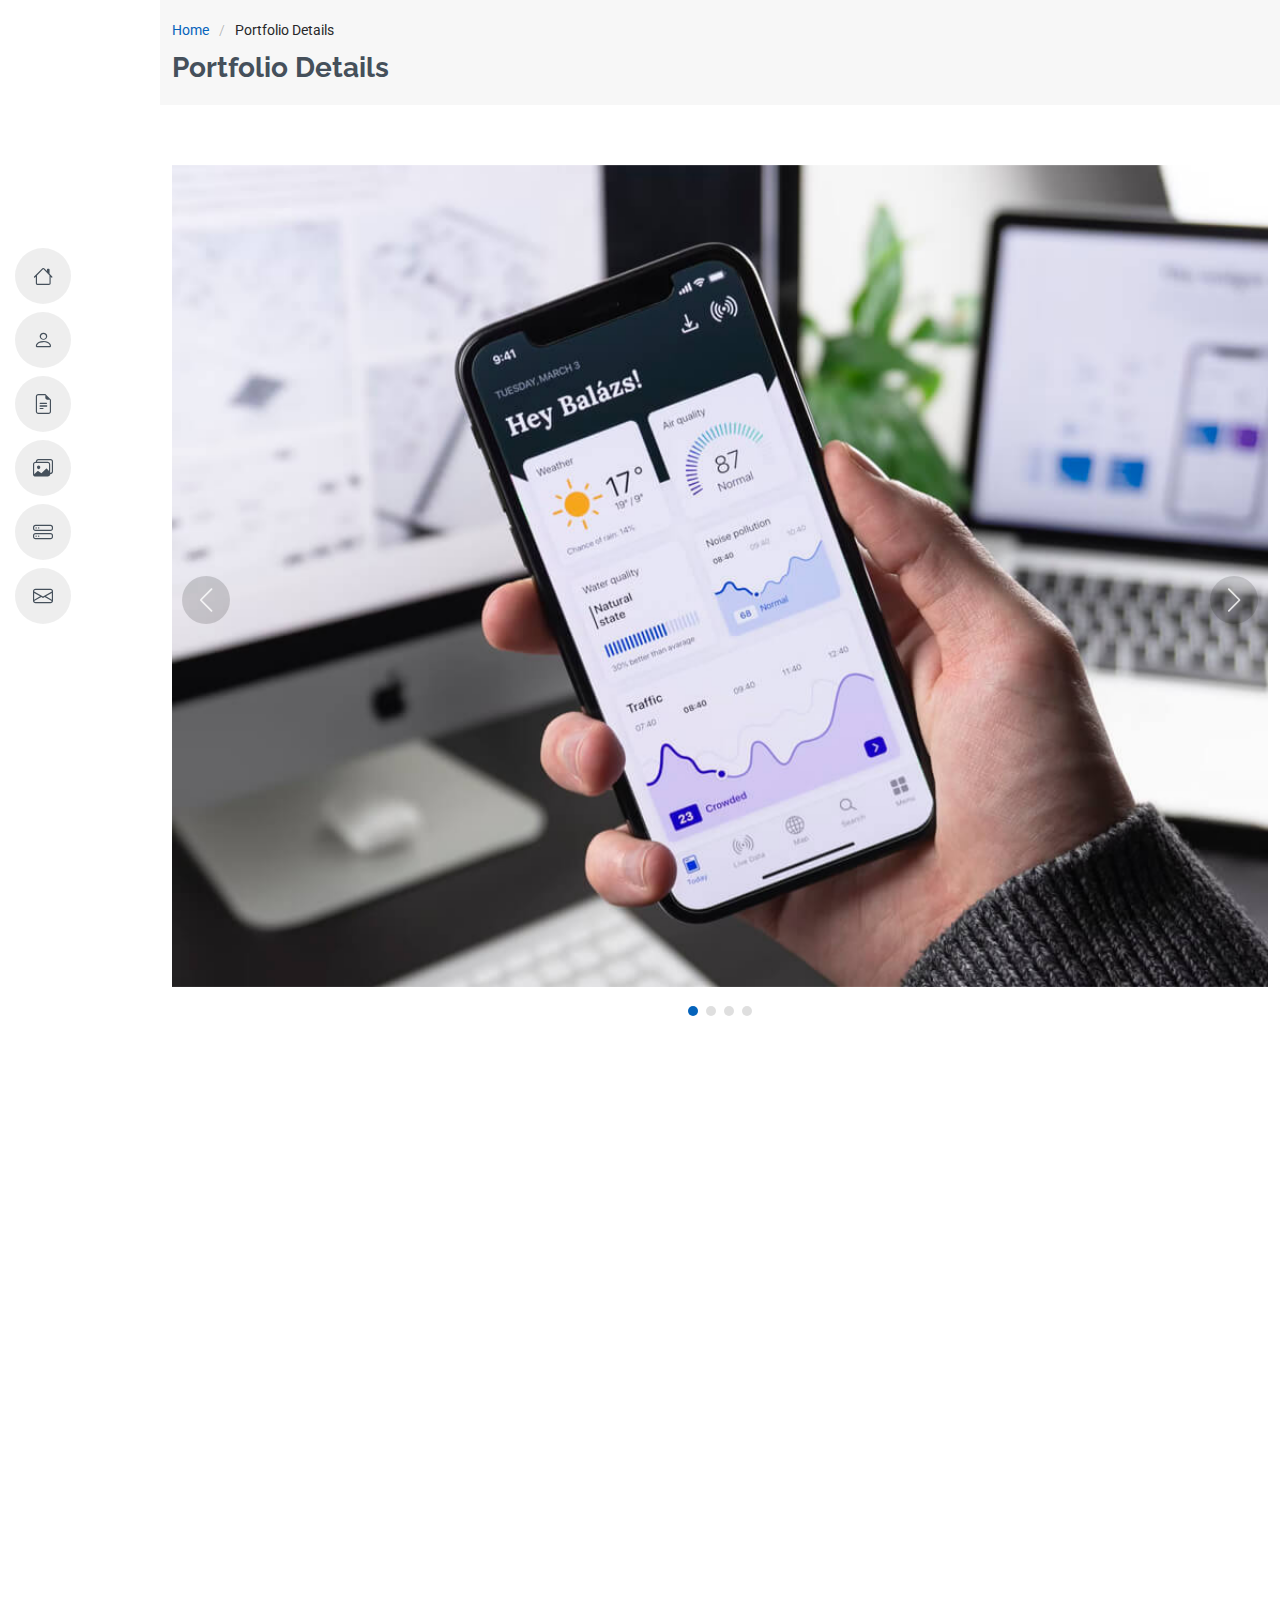
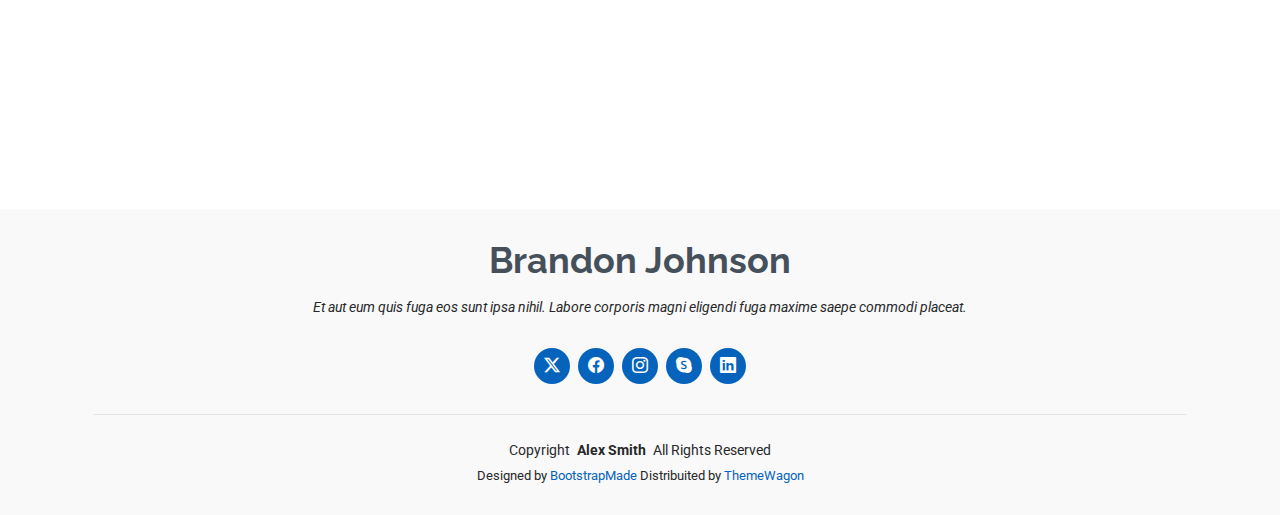
<file: portfolio-details.html>
<!DOCTYPE html>
<html lang="en">

<head>
  <meta charset="utf-8">
  <meta content="width=device-width, initial-scale=1.0" name="viewport">
  <title>Portfolio Details - MyResume Bootstrap Template</title>
  <meta content="" name="description">
  <meta content="" name="keywords">

  <!-- Favicons -->
  <link href="assets/img/favicon.png" rel="icon">
  <link href="assets/img/apple-touch-icon.png" rel="apple-touch-icon">

  <!-- Fonts -->
  <link href="https://fonts.googleapis.com" rel="preconnect">
  <link href="https://fonts.gstatic.com" rel="preconnect" crossorigin>
  <link href="https://fonts.googleapis.com/css2?family=Roboto:ital,wght@0,100;0,300;0,400;0,500;0,700;0,900;1,100;1,300;1,400;1,500;1,700;1,900&family=Poppins:ital,wght@0,100;0,200;0,300;0,400;0,500;0,600;0,700;0,800;0,900;1,100;1,200;1,300;1,400;1,500;1,600;1,700;1,800;1,900&family=Raleway:ital,wght@0,100;0,200;0,300;0,400;0,500;0,600;0,700;0,800;0,900;1,100;1,200;1,300;1,400;1,500;1,600;1,700;1,800;1,900&display=swap" rel="stylesheet">

  <!-- Vendor CSS Files -->
  <link href="assets/vendor/bootstrap/css/bootstrap.min.css" rel="stylesheet">
  <link href="assets/vendor/bootstrap-icons/bootstrap-icons.css" rel="stylesheet">
  <link href="assets/vendor/aos/aos.css" rel="stylesheet">
  <link href="assets/vendor/glightbox/css/glightbox.min.css" rel="stylesheet">
  <link href="assets/vendor/swiper/swiper-bundle.min.css" rel="stylesheet">

  <!-- Main CSS File -->
  <link href="assets/css/main.css" rel="stylesheet">

  <!-- =======================================================
  * Template Name: MyResume
  * Template URL: https://bootstrapmade.com/free-html-bootstrap-template-my-resume/
  * Updated: Jun 29 2024 with Bootstrap v5.3.3
  * Author: BootstrapMade.com
  * License: https://bootstrapmade.com/license/
  ======================================================== -->
</head>

<body class="portfolio-details-page">

  <header id="header" class="header d-flex flex-column justify-content-center">

    <i class="header-toggle d-xl-none bi bi-list"></i>

    <nav id="navmenu" class="navmenu">
      <ul>
        <li><a href="#hero"><i class="bi bi-house navicon"></i><span>Home</span></a></li>
        <li><a href="#about"><i class="bi bi-person navicon"></i><span>About</span></a></li>
        <li><a href="#resume"><i class="bi bi-file-earmark-text navicon"></i><span>Resume</span></a></li>
        <li><a href="#portfolio"><i class="bi bi-images navicon"></i><span>Portfolio</span></a></li>
        <li><a href="#services"><i class="bi bi-hdd-stack navicon"></i><span>Services</span></a></li>
        <li><a href="#contact"><i class="bi bi-envelope navicon"></i><span>Contact</span></a></li>
      </ul>
    </nav>

  </header>

  <main class="main">

    <!-- Page Title -->
    <div class="page-title" data-aos="fade">
      <div class="container">
        <nav class="breadcrumbs">
          <ol>
            <li><a href="index.html">Home</a></li>
            <li class="current">Portfolio Details</li>
          </ol>
        </nav>
        <h1>Portfolio Details</h1>
      </div>
    </div><!-- End Page Title -->

    <!-- Portfolio Details Section -->
    <section id="portfolio-details" class="portfolio-details section">

      <div class="container" data-aos="fade-up">

        <div class="portfolio-details-slider swiper init-swiper">
          <script type="application/json" class="swiper-config">
            {
              "loop": true,
              "speed": 600,
              "autoplay": {
                "delay": 5000
              },
              "slidesPerView": "auto",
              "navigation": {
                "nextEl": ".swiper-button-next",
                "prevEl": ".swiper-button-prev"
              },
              "pagination": {
                "el": ".swiper-pagination",
                "type": "bullets",
                "clickable": true
              }
            }
          </script>
          <div class="swiper-wrapper align-items-center">

            <div class="swiper-slide">
              <img src="assets/img/portfolio/app-1.jpg" alt="">
            </div>

            <div class="swiper-slide">
              <img src="assets/img/portfolio/product-1.jpg" alt="">
            </div>

            <div class="swiper-slide">
              <img src="assets/img/portfolio/branding-1.jpg" alt="">
            </div>

            <div class="swiper-slide">
              <img src="assets/img/portfolio/books-1.jpg" alt="">
            </div>

          </div>
          <div class="swiper-button-prev"></div>
          <div class="swiper-button-next"></div>
          <div class="swiper-pagination"></div>
        </div>

        <div class="row justify-content-between gy-4 mt-4">

          <div class="col-lg-8" data-aos="fade-up">
            <div class="portfolio-description">
              <h2>This is an example of portfolio details</h2>
              <p>
                Autem ipsum nam porro corporis rerum. Quis eos dolorem eos itaque inventore commodi labore quia quia. Exercitationem repudiandae officiis neque suscipit non officia eaque itaque enim. Voluptatem officia accusantium nesciunt est omnis tempora consectetur dignissimos. Sequi nulla at esse enim cum deserunt eius.
              </p>
              <p>
                Amet consequatur qui dolore veniam voluptatem voluptatem sit. Non aspernatur atque natus ut cum nam et. Praesentium error dolores rerum minus sequi quia veritatis eum. Eos et doloribus doloremque nesciunt molestiae laboriosam.
              </p>

              <div class="testimonial-item">
                <p>
                  <i class="bi bi-quote quote-icon-left"></i>
                  <span>Export tempor illum tamen malis malis eram quae irure esse labore quem cillum quid cillum eram malis quorum velit fore eram velit sunt aliqua noster fugiat irure amet legam anim culpa.</span>
                  <i class="bi bi-quote quote-icon-right"></i>
                </p>
                <div>
                  <img src="assets/img/testimonials/testimonials-2.jpg" class="testimonial-img" alt="">
                  <h3>Sara Wilsson</h3>
                  <h4>Designer</h4>
                </div>
              </div>

              <p>
                Impedit ipsum quae et aliquid doloribus et voluptatem quasi. Perspiciatis occaecati earum et magnam animi. Quibusdam non qui ea vitae suscipit vitae sunt. Repudiandae incidunt cumque minus deserunt assumenda tempore. Delectus voluptas necessitatibus est.
              </p>

              <p>
                Sunt voluptatum sapiente facilis quo odio aut ipsum repellat debitis. Molestiae et autem libero. Explicabo et quod necessitatibus similique quis dolor eum. Numquam eaque praesentium rem et qui nesciunt.
              </p>

            </div>
          </div>

          <div class="col-lg-3" data-aos="fade-up" data-aos-delay="100">
            <div class="portfolio-info">
              <h3>Project information</h3>
              <ul>
                <li><strong>Category</strong> Web design</li>
                <li><strong>Client</strong> ASU Company</li>
                <li><strong>Project date</strong> 01 March, 2020</li>
                <li><strong>Project URL</strong> <a href="#">www.example.com</a></li>
                <li><a href="#" class="btn-visit align-self-start">Visit Website</a></li>
              </ul>
            </div>
          </div>

        </div>

      </div>

    </section><!-- /Portfolio Details Section -->

  </main>

  <footer id="footer" class="footer position-relative light-background">
    <div class="container">
      <h3 class="sitename">Brandon Johnson</h3>
      <p>Et aut eum quis fuga eos sunt ipsa nihil. Labore corporis magni eligendi fuga maxime saepe commodi placeat.</p>
      <div class="social-links d-flex justify-content-center">
        <a href=""><i class="bi bi-twitter-x"></i></a>
        <a href=""><i class="bi bi-facebook"></i></a>
        <a href=""><i class="bi bi-instagram"></i></a>
        <a href=""><i class="bi bi-skype"></i></a>
        <a href=""><i class="bi bi-linkedin"></i></a>
      </div>
      <div class="container">
        <div class="copyright">
          <span>Copyright</span> <strong class="px-1 sitename">Alex Smith</strong> <span>All Rights Reserved</span>
        </div>
        <div class="credits">
          <!-- All the links in the footer should remain intact. -->
          <!-- You can delete the links only if you've purchased the pro version. -->
          <!-- Licensing information: https://bootstrapmade.com/license/ -->
          <!-- Purchase the pro version with working PHP/AJAX contact form: [buy-url] -->
          Designed by <a href="https://bootstrapmade.com/">BootstrapMade</a> Distribuited by <a href="https://themewagon.com">ThemeWagon</a>
        </div>
      </div>
    </div>
  </footer>

  <!-- Scroll Top -->
  <a href="#" id="scroll-top" class="scroll-top d-flex align-items-center justify-content-center"><i class="bi bi-arrow-up-short"></i></a>

  <!-- Preloader -->
  <div id="preloader"></div>

  <!-- Vendor JS Files -->
  <script src="assets/vendor/bootstrap/js/bootstrap.bundle.min.js"></script>
  <script src="assets/vendor/php-email-form/validate.js"></script>
  <script src="assets/vendor/aos/aos.js"></script>
  <script src="assets/vendor/typed.js/typed.umd.js"></script>
  <script src="assets/vendor/purecounter/purecounter_vanilla.js"></script>
  <script src="assets/vendor/waypoints/noframework.waypoints.js"></script>
  <script src="assets/vendor/glightbox/js/glightbox.min.js"></script>
  <script src="assets/vendor/imagesloaded/imagesloaded.pkgd.min.js"></script>
  <script src="assets/vendor/isotope-layout/isotope.pkgd.min.js"></script>
  <script src="assets/vendor/swiper/swiper-bundle.min.js"></script>

  <!-- Main JS File -->
  <script src="assets/js/main.js"></script>

</body>

</html>
</file>
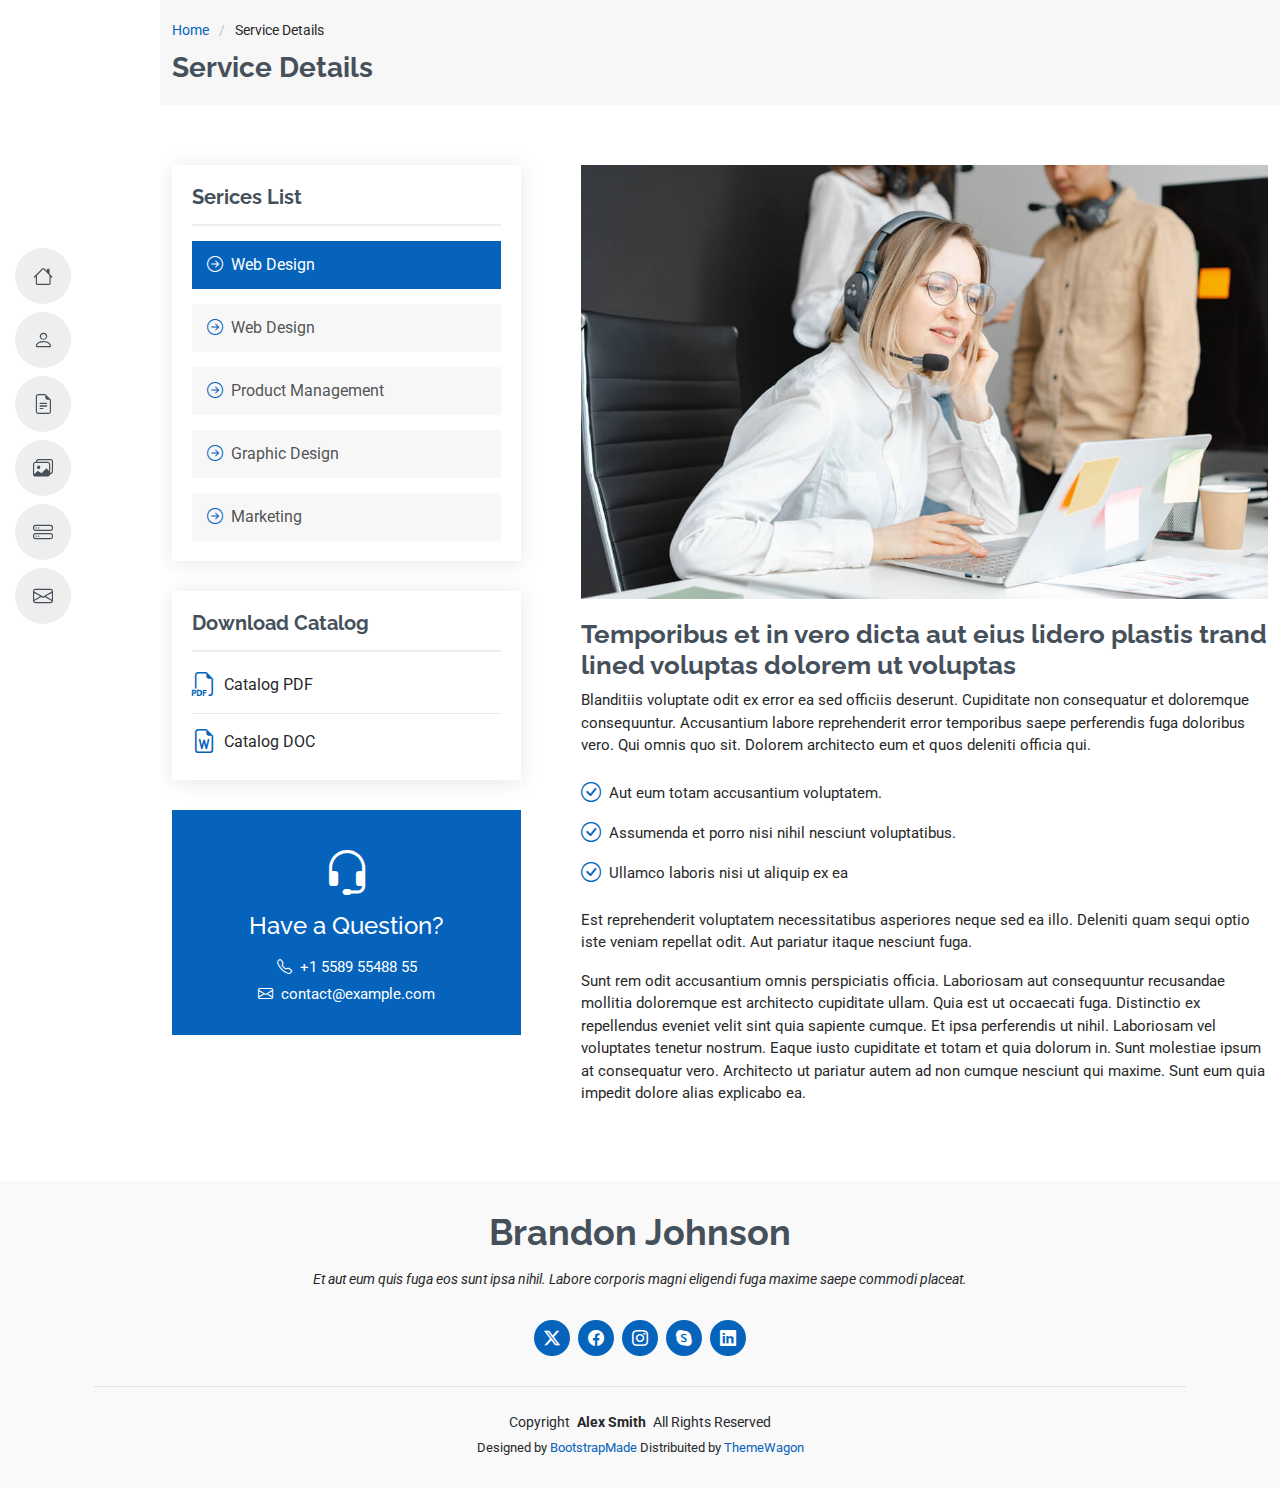
<file: service-details.html>
<!DOCTYPE html>
<html lang="en">

<head>
  <meta charset="utf-8">
  <meta content="width=device-width, initial-scale=1.0" name="viewport">
  <title>Service Details - MyResume Bootstrap Template</title>
  <meta content="" name="description">
  <meta content="" name="keywords">

  <!-- Favicons -->
  <link href="assets/img/favicon.png" rel="icon">
  <link href="assets/img/apple-touch-icon.png" rel="apple-touch-icon">

  <!-- Fonts -->
  <link href="https://fonts.googleapis.com" rel="preconnect">
  <link href="https://fonts.gstatic.com" rel="preconnect" crossorigin>
  <link href="https://fonts.googleapis.com/css2?family=Roboto:ital,wght@0,100;0,300;0,400;0,500;0,700;0,900;1,100;1,300;1,400;1,500;1,700;1,900&family=Poppins:ital,wght@0,100;0,200;0,300;0,400;0,500;0,600;0,700;0,800;0,900;1,100;1,200;1,300;1,400;1,500;1,600;1,700;1,800;1,900&family=Raleway:ital,wght@0,100;0,200;0,300;0,400;0,500;0,600;0,700;0,800;0,900;1,100;1,200;1,300;1,400;1,500;1,600;1,700;1,800;1,900&display=swap" rel="stylesheet">

  <!-- Vendor CSS Files -->
  <link href="assets/vendor/bootstrap/css/bootstrap.min.css" rel="stylesheet">
  <link href="assets/vendor/bootstrap-icons/bootstrap-icons.css" rel="stylesheet">
  <link href="assets/vendor/aos/aos.css" rel="stylesheet">
  <link href="assets/vendor/glightbox/css/glightbox.min.css" rel="stylesheet">
  <link href="assets/vendor/swiper/swiper-bundle.min.css" rel="stylesheet">

  <!-- Main CSS File -->
  <link href="assets/css/main.css" rel="stylesheet">

  <!-- =======================================================
  * Template Name: MyResume
  * Template URL: https://bootstrapmade.com/free-html-bootstrap-template-my-resume/
  * Updated: Jun 29 2024 with Bootstrap v5.3.3
  * Author: BootstrapMade.com
  * License: https://bootstrapmade.com/license/
  ======================================================== -->
</head>

<body class="service-details-page">

  <header id="header" class="header d-flex flex-column justify-content-center">

    <i class="header-toggle d-xl-none bi bi-list"></i>

    <nav id="navmenu" class="navmenu">
      <ul>
        <li><a href="#hero"><i class="bi bi-house navicon"></i><span>Home</span></a></li>
        <li><a href="#about"><i class="bi bi-person navicon"></i><span>About</span></a></li>
        <li><a href="#resume"><i class="bi bi-file-earmark-text navicon"></i><span>Resume</span></a></li>
        <li><a href="#portfolio"><i class="bi bi-images navicon"></i><span>Portfolio</span></a></li>
        <li><a href="#services"><i class="bi bi-hdd-stack navicon"></i><span>Services</span></a></li>
        <li><a href="#contact"><i class="bi bi-envelope navicon"></i><span>Contact</span></a></li>
      </ul>
    </nav>

  </header>

  <main class="main">

    <!-- Page Title -->
    <div class="page-title" data-aos="fade">
      <div class="container">
        <nav class="breadcrumbs">
          <ol>
            <li><a href="index.html">Home</a></li>
            <li class="current">Service Details</li>
          </ol>
        </nav>
        <h1>Service Details</h1>
      </div>
    </div><!-- End Page Title -->

    <!-- Service Details Section -->
    <section id="service-details" class="service-details section">

      <div class="container">

        <div class="row gy-5">

          <div class="col-lg-4" data-aos="fade-up" data-aos-delay="100">

            <div class="service-box">
              <h4>Serices List</h4>
              <div class="services-list">
                <a href="#" class="active"><i class="bi bi-arrow-right-circle"></i><span>Web Design</span></a>
                <a href="#"><i class="bi bi-arrow-right-circle"></i><span>Web Design</span></a>
                <a href="#"><i class="bi bi-arrow-right-circle"></i><span>Product Management</span></a>
                <a href="#"><i class="bi bi-arrow-right-circle"></i><span>Graphic Design</span></a>
                <a href="#"><i class="bi bi-arrow-right-circle"></i><span>Marketing</span></a>
              </div>
            </div><!-- End Services List -->

            <div class="service-box">
              <h4>Download Catalog</h4>
              <div class="download-catalog">
                <a href="#"><i class="bi bi-filetype-pdf"></i><span>Catalog PDF</span></a>
                <a href="#"><i class="bi bi-file-earmark-word"></i><span>Catalog DOC</span></a>
              </div>
            </div><!-- End Services List -->

            <div class="help-box d-flex flex-column justify-content-center align-items-center">
              <i class="bi bi-headset help-icon"></i>
              <h4>Have a Question?</h4>
              <p class="d-flex align-items-center mt-2 mb-0"><i class="bi bi-telephone me-2"></i> <span>+1 5589 55488 55</span></p>
              <p class="d-flex align-items-center mt-1 mb-0"><i class="bi bi-envelope me-2"></i> <a href="mailto:contact@example.com">contact@example.com</a></p>
            </div>

          </div>

          <div class="col-lg-8 ps-lg-5" data-aos="fade-up" data-aos-delay="200">
            <img src="assets/img/services.jpg" alt="" class="img-fluid services-img">
            <h3>Temporibus et in vero dicta aut eius lidero plastis trand lined voluptas dolorem ut voluptas</h3>
            <p>
              Blanditiis voluptate odit ex error ea sed officiis deserunt. Cupiditate non consequatur et doloremque consequuntur. Accusantium labore reprehenderit error temporibus saepe perferendis fuga doloribus vero. Qui omnis quo sit. Dolorem architecto eum et quos deleniti officia qui.
            </p>
            <ul>
              <li><i class="bi bi-check-circle"></i> <span>Aut eum totam accusantium voluptatem.</span></li>
              <li><i class="bi bi-check-circle"></i> <span>Assumenda et porro nisi nihil nesciunt voluptatibus.</span></li>
              <li><i class="bi bi-check-circle"></i> <span>Ullamco laboris nisi ut aliquip ex ea</span></li>
            </ul>
            <p>
              Est reprehenderit voluptatem necessitatibus asperiores neque sed ea illo. Deleniti quam sequi optio iste veniam repellat odit. Aut pariatur itaque nesciunt fuga.
            </p>
            <p>
              Sunt rem odit accusantium omnis perspiciatis officia. Laboriosam aut consequuntur recusandae mollitia doloremque est architecto cupiditate ullam. Quia est ut occaecati fuga. Distinctio ex repellendus eveniet velit sint quia sapiente cumque. Et ipsa perferendis ut nihil. Laboriosam vel voluptates tenetur nostrum. Eaque iusto cupiditate et totam et quia dolorum in. Sunt molestiae ipsum at consequatur vero. Architecto ut pariatur autem ad non cumque nesciunt qui maxime. Sunt eum quia impedit dolore alias explicabo ea.
            </p>
          </div>

        </div>

      </div>

    </section><!-- /Service Details Section -->

  </main>

  <footer id="footer" class="footer position-relative light-background">
    <div class="container">
      <h3 class="sitename">Brandon Johnson</h3>
      <p>Et aut eum quis fuga eos sunt ipsa nihil. Labore corporis magni eligendi fuga maxime saepe commodi placeat.</p>
      <div class="social-links d-flex justify-content-center">
        <a href=""><i class="bi bi-twitter-x"></i></a>
        <a href=""><i class="bi bi-facebook"></i></a>
        <a href=""><i class="bi bi-instagram"></i></a>
        <a href=""><i class="bi bi-skype"></i></a>
        <a href=""><i class="bi bi-linkedin"></i></a>
      </div>
      <div class="container">
        <div class="copyright">
          <span>Copyright</span> <strong class="px-1 sitename">Alex Smith</strong> <span>All Rights Reserved</span>
        </div>
        <div class="credits">
          <!-- All the links in the footer should remain intact. -->
          <!-- You can delete the links only if you've purchased the pro version. -->
          <!-- Licensing information: https://bootstrapmade.com/license/ -->
          <!-- Purchase the pro version with working PHP/AJAX contact form: [buy-url] -->
          Designed by <a href="https://bootstrapmade.com/">BootstrapMade</a> Distribuited by <a href="https://themewagon.com">ThemeWagon</a>
        </div>
      </div>
    </div>
  </footer>

  <!-- Scroll Top -->
  <a href="#" id="scroll-top" class="scroll-top d-flex align-items-center justify-content-center"><i class="bi bi-arrow-up-short"></i></a>

  <!-- Preloader -->
  <div id="preloader"></div>

  <!-- Vendor JS Files -->
  <script src="assets/vendor/bootstrap/js/bootstrap.bundle.min.js"></script>
  <script src="assets/vendor/php-email-form/validate.js"></script>
  <script src="assets/vendor/aos/aos.js"></script>
  <script src="assets/vendor/typed.js/typed.umd.js"></script>
  <script src="assets/vendor/purecounter/purecounter_vanilla.js"></script>
  <script src="assets/vendor/waypoints/noframework.waypoints.js"></script>
  <script src="assets/vendor/glightbox/js/glightbox.min.js"></script>
  <script src="assets/vendor/imagesloaded/imagesloaded.pkgd.min.js"></script>
  <script src="assets/vendor/isotope-layout/isotope.pkgd.min.js"></script>
  <script src="assets/vendor/swiper/swiper-bundle.min.js"></script>

  <!-- Main JS File -->
  <script src="assets/js/main.js"></script>

</body>

</html>
</file>
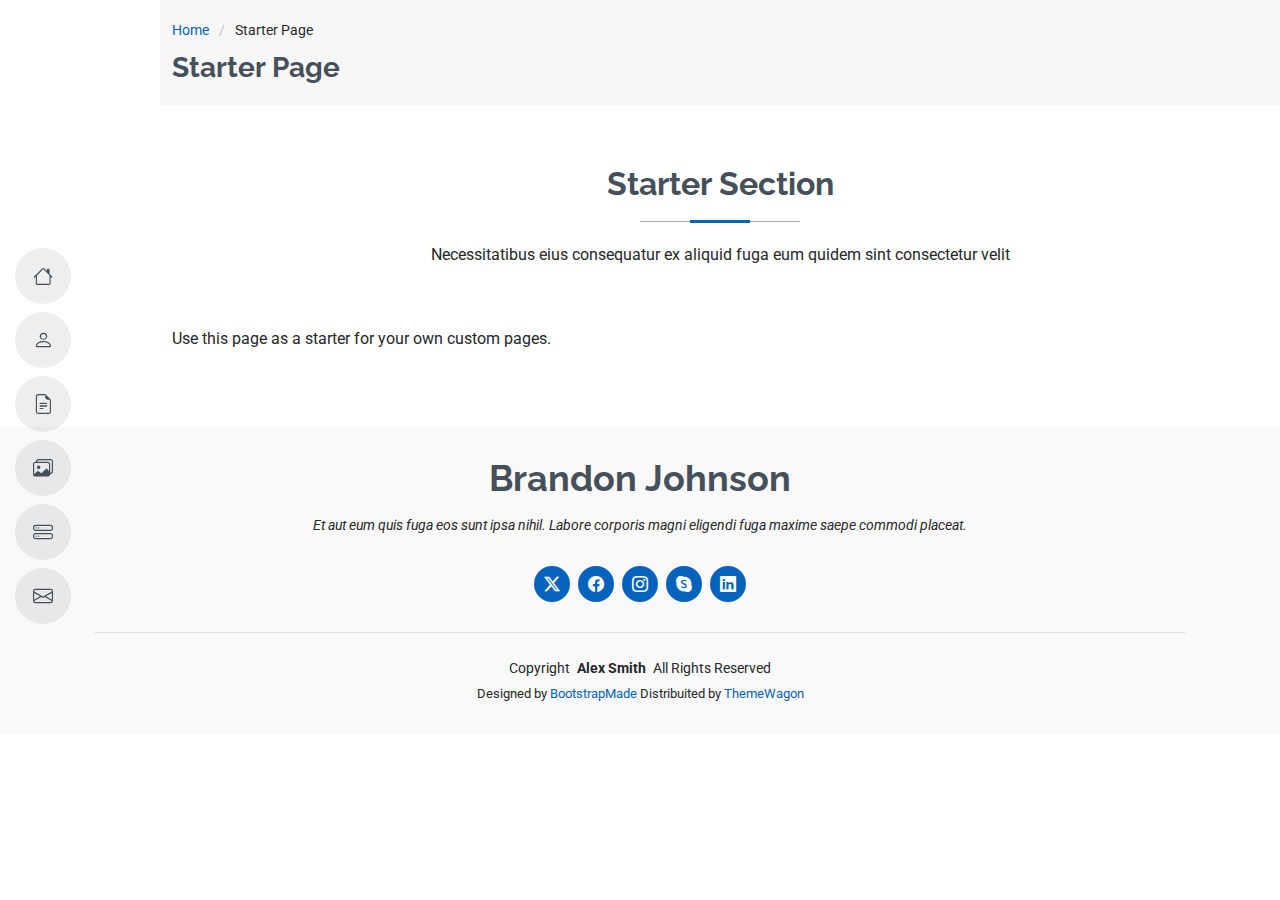
<file: starter-page.html>
<!DOCTYPE html>
<html lang="en">

<head>
  <meta charset="utf-8">
  <meta content="width=device-width, initial-scale=1.0" name="viewport">
  <title>Starter Page - MyResume Bootstrap Template</title>
  <meta content="" name="description">
  <meta content="" name="keywords">

  <!-- Favicons -->
  <link href="assets/img/favicon.png" rel="icon">
  <link href="assets/img/apple-touch-icon.png" rel="apple-touch-icon">

  <!-- Fonts -->
  <link href="https://fonts.googleapis.com" rel="preconnect">
  <link href="https://fonts.gstatic.com" rel="preconnect" crossorigin>
  <link href="https://fonts.googleapis.com/css2?family=Roboto:ital,wght@0,100;0,300;0,400;0,500;0,700;0,900;1,100;1,300;1,400;1,500;1,700;1,900&family=Poppins:ital,wght@0,100;0,200;0,300;0,400;0,500;0,600;0,700;0,800;0,900;1,100;1,200;1,300;1,400;1,500;1,600;1,700;1,800;1,900&family=Raleway:ital,wght@0,100;0,200;0,300;0,400;0,500;0,600;0,700;0,800;0,900;1,100;1,200;1,300;1,400;1,500;1,600;1,700;1,800;1,900&display=swap" rel="stylesheet">

  <!-- Vendor CSS Files -->
  <link href="assets/vendor/bootstrap/css/bootstrap.min.css" rel="stylesheet">
  <link href="assets/vendor/bootstrap-icons/bootstrap-icons.css" rel="stylesheet">
  <link href="assets/vendor/aos/aos.css" rel="stylesheet">
  <link href="assets/vendor/glightbox/css/glightbox.min.css" rel="stylesheet">
  <link href="assets/vendor/swiper/swiper-bundle.min.css" rel="stylesheet">

  <!-- Main CSS File -->
  <link href="assets/css/main.css" rel="stylesheet">

  <!-- =======================================================
  * Template Name: MyResume
  * Template URL: https://bootstrapmade.com/free-html-bootstrap-template-my-resume/
  * Updated: Jun 29 2024 with Bootstrap v5.3.3
  * Author: BootstrapMade.com
  * License: https://bootstrapmade.com/license/
  ======================================================== -->
</head>

<body class="starter-page-page">

  <header id="header" class="header d-flex flex-column justify-content-center">

    <i class="header-toggle d-xl-none bi bi-list"></i>

    <nav id="navmenu" class="navmenu">
      <ul>
        <li><a href="#hero"><i class="bi bi-house navicon"></i><span>Home</span></a></li>
        <li><a href="#about"><i class="bi bi-person navicon"></i><span>About</span></a></li>
        <li><a href="#resume"><i class="bi bi-file-earmark-text navicon"></i><span>Resume</span></a></li>
        <li><a href="#portfolio"><i class="bi bi-images navicon"></i><span>Portfolio</span></a></li>
        <li><a href="#services"><i class="bi bi-hdd-stack navicon"></i><span>Services</span></a></li>
        <li><a href="#contact"><i class="bi bi-envelope navicon"></i><span>Contact</span></a></li>
      </ul>
    </nav>

  </header>

  <main class="main">

    <!-- Page Title -->
    <div class="page-title" data-aos="fade">
      <div class="container">
        <nav class="breadcrumbs">
          <ol>
            <li><a href="index.html">Home</a></li>
            <li class="current">Starter Page</li>
          </ol>
        </nav>
        <h1>Starter Page</h1>
      </div>
    </div><!-- End Page Title -->

    <!-- Starter Section Section -->
    <section id="starter-section" class="starter-section section">

      <!-- Section Title -->
      <div class="container section-title" data-aos="fade-up">
        <h2>Starter Section</h2>
        <p>Necessitatibus eius consequatur ex aliquid fuga eum quidem sint consectetur velit</p>
      </div><!-- End Section Title -->

      <div class="container" data-aos="fade-up">
        <p>Use this page as a starter for your own custom pages.</p>
      </div>

    </section><!-- /Starter Section Section -->

  </main>

  <footer id="footer" class="footer position-relative light-background">
    <div class="container">
      <h3 class="sitename">Brandon Johnson</h3>
      <p>Et aut eum quis fuga eos sunt ipsa nihil. Labore corporis magni eligendi fuga maxime saepe commodi placeat.</p>
      <div class="social-links d-flex justify-content-center">
        <a href=""><i class="bi bi-twitter-x"></i></a>
        <a href=""><i class="bi bi-facebook"></i></a>
        <a href=""><i class="bi bi-instagram"></i></a>
        <a href=""><i class="bi bi-skype"></i></a>
        <a href=""><i class="bi bi-linkedin"></i></a>
      </div>
      <div class="container">
        <div class="copyright">
          <span>Copyright</span> <strong class="px-1 sitename">Alex Smith</strong> <span>All Rights Reserved</span>
        </div>
        <div class="credits">
          <!-- All the links in the footer should remain intact. -->
          <!-- You can delete the links only if you've purchased the pro version. -->
          <!-- Licensing information: https://bootstrapmade.com/license/ -->
          <!-- Purchase the pro version with working PHP/AJAX contact form: [buy-url] -->
          Designed by <a href="https://bootstrapmade.com/">BootstrapMade</a> Distribuited by <a href="https://themewagon.com">ThemeWagon</a>
        </div>
      </div>
    </div>
  </footer>

  <!-- Scroll Top -->
  <a href="#" id="scroll-top" class="scroll-top d-flex align-items-center justify-content-center"><i class="bi bi-arrow-up-short"></i></a>

  <!-- Preloader -->
  <div id="preloader"></div>

  <!-- Vendor JS Files -->
  <script src="assets/vendor/bootstrap/js/bootstrap.bundle.min.js"></script>
  <script src="assets/vendor/php-email-form/validate.js"></script>
  <script src="assets/vendor/aos/aos.js"></script>
  <script src="assets/vendor/typed.js/typed.umd.js"></script>
  <script src="assets/vendor/purecounter/purecounter_vanilla.js"></script>
  <script src="assets/vendor/waypoints/noframework.waypoints.js"></script>
  <script src="assets/vendor/glightbox/js/glightbox.min.js"></script>
  <script src="assets/vendor/imagesloaded/imagesloaded.pkgd.min.js"></script>
  <script src="assets/vendor/isotope-layout/isotope.pkgd.min.js"></script>
  <script src="assets/vendor/swiper/swiper-bundle.min.js"></script>

  <!-- Main JS File -->
  <script src="assets/js/main.js"></script>

</body>

</html>
</file>
<file: assets/css/main.css>
/**
* Template Name: MyResume
* Template URL: https://bootstrapmade.com/free-html-bootstrap-template-my-resume/
* Updated: Jun 29 2024 with Bootstrap v5.3.3
* Author: BootstrapMade.com
* License: https://bootstrapmade.com/license/
*/

/*--------------------------------------------------------------
# Font & Color Variables
# Help: https://bootstrapmade.com/color-system/
--------------------------------------------------------------*/
/* Fonts */
:root {
  --default-font: "Roboto",  system-ui, -apple-system, "Segoe UI", Roboto, "Helvetica Neue", Arial, "Noto Sans", "Liberation Sans", sans-serif, "Apple Color Emoji", "Segoe UI Emoji", "Segoe UI Symbol", "Noto Color Emoji";
  --heading-font: "Raleway",  sans-serif;
  --nav-font: "Poppins",  sans-serif;
}

/* Global Colors - The following color variables are used throughout the website. Updating them here will change the color scheme of the entire website */
:root { 
  --background-color: #ffffff; /* Background color for the entire website, including individual sections */
  --default-color: #272829; /* Default color used for the majority of the text content across the entire website */
  --heading-color: #45505b; /* Color for headings, subheadings and title throughout the website */
  --accent-color: #0563bb; /* Accent color that represents your brand on the website. It's used for buttons, links, and other elements that need to stand out */
  --surface-color: #ffffff; /* The surface color is used as a background of boxed elements within sections, such as cards, icon boxes, or other elements that require a visual separation from the global background. */
  --contrast-color: #ffffff; /* Contrast color for text, ensuring readability against backgrounds of accent, heading, or default colors. */
}

/* Nav Menu Colors - The following color variables are used specifically for the navigation menu. They are separate from the global colors to allow for more customization options */
:root {
  --nav-color: #45505b;  /* The default color of the main navmenu links */
  --nav-hover-color: #0563bb; /* Applied to main navmenu links when they are hovered over or active */
  --nav-mobile-background-color: #ffffff; /* Used as the background color for mobile navigation menu */
  --nav-dropdown-background-color: #ffffff; /* Used as the background color for dropdown items that appear when hovering over primary navigation items */
  --nav-dropdown-color: #212529; /* Used for navigation links of the dropdown items in the navigation menu. */
  --nav-dropdown-hover-color: #0563bb; /* Similar to --nav-hover-color, this color is applied to dropdown navigation links when they are hovered over. */
}

/* Color Presets - These classes override global colors when applied to any section or element, providing reuse of the sam color scheme. */

.light-background {
  --background-color: #f9f9f9;
  --surface-color: #ffffff;
}

.dark-background {
  --background-color: #060606;
  --default-color: #ffffff;
  --heading-color: #ffffff;
  --surface-color: #252525;
  --contrast-color: #ffffff;
}

/* Smooth scroll */
:root {
  scroll-behavior: smooth;
}

/*--------------------------------------------------------------
# General Styling & Shared Classes
--------------------------------------------------------------*/
body {
  color: var(--default-color);
  background-color: var(--background-color);
  font-family: var(--default-font);
}

a {
  color: var(--accent-color);
  text-decoration: none;
  transition: 0.3s;
}

a:hover {
  color: color-mix(in srgb, var(--accent-color), transparent 25%);
  text-decoration: none;
}

h1,
h2,
h3,
h4,
h5,
h6 {
  color: var(--heading-color);
  font-family: var(--heading-font);
}

/* PHP Email Form Messages
------------------------------*/
.php-email-form .error-message {
  display: none;
  background: #df1529;
  color: #ffffff;
  text-align: left;
  padding: 15px;
  margin-bottom: 24px;
  font-weight: 600;
}

.php-email-form .sent-message {
  display: none;
  color: #ffffff;
  background: #059652;
  text-align: center;
  padding: 15px;
  margin-bottom: 24px;
  font-weight: 600;
}

.php-email-form .loading {
  display: none;
  background: var(--surface-color);
  text-align: center;
  padding: 15px;
  margin-bottom: 24px;
}

.php-email-form .loading:before {
  content: "";
  display: inline-block;
  border-radius: 50%;
  width: 24px;
  height: 24px;
  margin: 0 10px -6px 0;
  border: 3px solid var(--accent-color);
  border-top-color: var(--surface-color);
  animation: php-email-form-loading 1s linear infinite;
}

@keyframes php-email-form-loading {
  0% {
    transform: rotate(0deg);
  }

  100% {
    transform: rotate(360deg);
  }
}

/*--------------------------------------------------------------
# Global Header
--------------------------------------------------------------*/
.header {
  color: var(--default-color);
  position: fixed;
  top: 0;
  left: 0;
  bottom: 0;
  padding: 0 15px;
  transition: all ease-in-out 0.3s;
  overflow-y: auto;
  z-index: 997;
  min-width: 200px;
}

@media (max-width: 1199px) {
  .header {
    background-color: var(--background-color);
    border-right: 1px solid color-mix(in srgb, var(--default-color), transparent 90%);
    width: 300px;
    left: -100%;
  }
}

@media (min-width: 1200px) and (max-width: 1600px) {
  .header~main {
    margin-left: 160px;
  }

  .header~main .hero {
    margin-left: -160px;
    width: 100vw;
  }
}

.header.header-show {
  left: 0;
}

.header .header-toggle {
  color: var(--contrast-color);
  background-color: var(--accent-color);
  font-size: 22px;
  display: flex;
  align-items: center;
  justify-content: center;
  width: 40px;
  height: 40px;
  border-radius: 50%;
  cursor: pointer;
  position: fixed;
  top: 15px;
  right: 15px;
  z-index: 9999;
  transition: background-color 0.3s;
}

.header .header-toggle:hover {
  color: var(--contrast-color);
  background-color: color-mix(in srgb, var(--accent-color) 90%, white 15%);
}

/*--------------------------------------------------------------
# Navigation Menu
--------------------------------------------------------------*/
.navmenu {
  padding: 0;
  z-index: 9997;
}

.navmenu ul {
  list-style: none;
  padding: 0 0 20px 0;
  margin: 0;
  width: 140px;
}

.navmenu a,
.navmenu a:focus {
  color: var(--nav-color);
  font-family: var(--nav-font);
  display: flex;
  align-items: center;
  padding: 10px 18px;
  margin-bottom: 8px;
  font-size: 15px;
  border-radius: 50px;
  background: color-mix(in srgb, var(--default-color), transparent 92%);
  height: 56px;
  width: 100%;
  overflow: hidden;
  transition: 0.3s;
}

.navmenu a i,
.navmenu a:focus i {
  font-size: 20px;
}

.navmenu a span,
.navmenu a:focus span {
  padding: 0 5px 0 7px;
}

@media (min-width: 992px) {

  .navmenu a,
  .navmenu a:focus {
    max-width: 56px;
  }

  .navmenu a span,
  .navmenu a:focus span {
    display: none;
  }
}

.navmenu a:hover,
.navmenu .active,
.navmenu .active:focus,
.navmenu li:hover>a {
  color: var(--contrast-color);
  background: var(--nav-hover-color);
}

.navmenu a:hover,
.navmenu li:hover>a {
  max-width: 100%;
  color: var(--contrast-color);
}

.navmenu a:hover span,
.navmenu li:hover>a span {
  display: block;
}

/*--------------------------------------------------------------
# Global Footer
--------------------------------------------------------------*/
.footer {
  color: var(--default-color);
  background-color: var(--background-color);
  font-size: 14px;
  text-align: center;
  padding: 30px 0;
  position: relative;
}

.footer h3 {
  font-size: 36px;
  font-weight: 700;
  position: relative;
  padding: 0;
  margin: 0 0 15px 0;
}

.footer p {
  font-size: 15;
  font-style: italic;
  padding: 0;
  margin: 0 0 30px 0;
}

.footer .social-links {
  margin: 0 0 30px 0;
}

.footer .social-links a {
  font-size: 16px;
  display: flex;
  align-items: center;
  justify-content: center;
  background: var(--accent-color);
  color: var(--contrast-color);
  line-height: 1;
  margin: 0 4px;
  border-radius: 50%;
  text-align: center;
  width: 36px;
  height: 36px;
  transition: 0.3s;
}

.footer .social-links a:hover {
  background: color-mix(in srgb, var(--accent-color), transparent 20%);
  text-decoration: none;
}

.footer .copyright {
  padding-top: 25px;
  border-top: 1px solid color-mix(in srgb, var(--default-color), transparent 90%);
}

.footer .credits {
  font-size: 13px;
  padding-top: 5px;
}

/*--------------------------------------------------------------
# Preloader
--------------------------------------------------------------*/
#preloader {
  position: fixed;
  inset: 0;
  z-index: 999999;
  overflow: hidden;
  background: var(--background-color);
  transition: all 0.6s ease-out;
}

#preloader:before {
  content: "";
  position: fixed;
  top: calc(50% - 30px);
  left: calc(50% - 30px);
  border: 6px solid #ffffff;
  border-color: var(--accent-color) transparent var(--accent-color) transparent;
  border-radius: 50%;
  width: 60px;
  height: 60px;
  animation: animate-preloader 1.5s linear infinite;
}

@keyframes animate-preloader {
  0% {
    transform: rotate(0deg);
  }

  100% {
    transform: rotate(360deg);
  }
}

/*--------------------------------------------------------------
# Scroll Top Button
--------------------------------------------------------------*/
.scroll-top {
  position: fixed;
  visibility: hidden;
  opacity: 0;
  right: 15px;
  bottom: -15px;
  z-index: 99999;
  background-color: var(--accent-color);
  width: 44px;
  height: 44px;
  border-radius: 50px;
  transition: all 0.4s;
}

.scroll-top i {
  font-size: 24px;
  color: var(--contrast-color);
  line-height: 0;
}

.scroll-top:hover {
  background-color: color-mix(in srgb, var(--accent-color), transparent 20%);
  color: var(--contrast-color);
}

.scroll-top.active {
  visibility: visible;
  opacity: 1;
  bottom: 15px;
}

/*--------------------------------------------------------------
# Disable aos animation delay on mobile devices
--------------------------------------------------------------*/
@media screen and (max-width: 768px) {
  [data-aos-delay] {
    transition-delay: 0 !important;
  }
}

/*--------------------------------------------------------------
# Global Page Titles & Breadcrumbs
--------------------------------------------------------------*/
.page-title {
  --background-color: color-mix(in srgb, var(--default-color), transparent 96%);
  color: var(--default-color);
  background-color: var(--background-color);
  padding: 20px 0;
  position: relative;
}

.page-title h1 {
  font-size: 28px;
  font-weight: 700;
  margin: 0;
}

.page-title .breadcrumbs ol {
  display: flex;
  flex-wrap: wrap;
  list-style: none;
  padding: 0 0 10px 0;
  margin: 0;
  font-size: 14px;
  font-weight: 400;
}

.page-title .breadcrumbs ol li+li {
  padding-left: 10px;
}

.page-title .breadcrumbs ol li+li::before {
  content: "/";
  display: inline-block;
  padding-right: 10px;
  color: color-mix(in srgb, var(--default-color), transparent 70%);
}

/*--------------------------------------------------------------
# Global Sections
--------------------------------------------------------------*/
section,
.section {
  color: var(--default-color);
  background-color: var(--background-color);
  padding: 60px 0;
  overflow: clip;
}

/*--------------------------------------------------------------
# Global Section Titles
--------------------------------------------------------------*/
.section-title {
  text-align: center;
  padding-bottom: 60px;
  position: relative;
}

.section-title h2 {
  font-size: 32px;
  font-weight: 700;
  margin-bottom: 20px;
  padding-bottom: 20px;
  position: relative;
}

.section-title h2:before {
  content: "";
  position: absolute;
  display: block;
  width: 160px;
  height: 1px;
  background: color-mix(in srgb, var(--default-color), transparent 60%);
  left: 0;
  right: 0;
  bottom: 1px;
  margin: auto;
}

.section-title h2::after {
  content: "";
  position: absolute;
  display: block;
  width: 60px;
  height: 3px;
  background: var(--accent-color);
  left: 0;
  right: 0;
  bottom: 0;
  margin: auto;
}

.section-title p {
  margin-bottom: 0;
}

/*--------------------------------------------------------------
# Hero Section
--------------------------------------------------------------*/
.hero {
  width: 100%;
  min-height: 100vh;
  position: relative;
  padding: 80px 0;
  display: flex;
  align-items: center;
  justify-content: center;
}

.hero img {
  position: absolute;
  inset: 0;
  display: block;
  width: 100%;
  height: 100%;
  object-fit: cover;
  z-index: 1;
}

.hero:before {
  content: "";
  background: color-mix(in srgb, var(--background-color), transparent 30%);
  position: absolute;
  inset: 0;
  z-index: 2;
}

.hero .container {
  position: relative;
  z-index: 3;
}

.hero h2 {
  margin: 0;
  font-size: 64px;
  font-weight: 700;
}

.hero p {
  margin: 5px 0 0 0;
  font-size: 26px;
}

.hero p span {
  letter-spacing: 1px;
  border-bottom: 2px solid var(--accent-color);
}

.hero .social-links {
  margin-top: 25px;
}

.hero .social-links a {
  font-size: 20px;
  display: inline-block;
  color: color-mix(in srgb, var(--default-color), transparent 30%);
  line-height: 1;
  margin-right: 20px;
  transition: 0.3s;
}

.hero .social-links a:hover {
  color: var(--accent-color);
}

@media (max-width: 768px) {
  .hero h2 {
    font-size: 32px;
  }

  .hero p {
    font-size: 20px;
  }
}

/*--------------------------------------------------------------
# About Section
--------------------------------------------------------------*/
.about .content h2 {
  font-weight: 700;
  font-size: 24px;
}

.about .content ul {
  list-style: none;
  padding: 0;
}

.about .content ul li {
  margin-bottom: 20px;
  display: flex;
  align-items: center;
}

.about .content ul strong {
  margin-right: 10px;
}

.about .content ul i {
  font-size: 16px;
  margin-right: 5px;
  color: var(--accent-color);
  line-height: 0;
}

/*--------------------------------------------------------------
# Stats Section
--------------------------------------------------------------*/
.stats i {
  background-color: var(--accent-color);
  color: var(--contrast-color);
  width: 54px;
  height: 54px;
  font-size: 24px;
  border-radius: 50px;
  display: inline-flex;
  align-items: center;
  justify-content: center;
  position: relative;
  z-index: 1;
}

.stats .stats-item {
  margin-top: 10px;
  width: 100%;
  position: relative;
  text-align: center;
  z-index: 0;
}

.stats .stats-item span {
  font-size: 36px;
  display: block;
  font-weight: 700;
  color: color-mix(in srgb, var(--default-color), transparent 20%);
}

.stats .stats-item p {
  padding: 0;
  margin: 0;
  color: color-mix(in srgb, var(--default-color), transparent 50%);
  font-size: 16px;
}

/*--------------------------------------------------------------
# Skills Section
--------------------------------------------------------------*/
.skills .progress {
  height: 60px;
  display: block;
  background: none;
  border-radius: 0;
}

.skills .progress .skill {
  color: var(--heading-color);
  padding: 0;
  margin: 0 0 6px 0;
  text-transform: uppercase;
  display: block;
  font-weight: 600;
  font-family: var(--heading-font);
}

.skills .progress .skill .val {
  float: right;
  font-style: normal;
}

.skills .progress-bar-wrap {
  background: color-mix(in srgb, var(--default-color), transparent 90%);
  height: 10px;
}

.skills .progress-bar {
  width: 1px;
  height: 10px;
  transition: 0.9s;
  background-color: var(--accent-color);
}

/*--------------------------------------------------------------
# Resume Section
--------------------------------------------------------------*/
.resume .resume-title {
  color: var(--heading-color);
  font-size: 26px;
  font-weight: 700;
  margin-top: 20px;
  margin-bottom: 20px;
}

.resume .resume-item {
  padding: 0 0 20px 20px;
  margin-top: -2px;
  border-left: 2px solid var(--accent-color);
  position: relative;
}

.resume .resume-item h4 {
  line-height: 18px;
  font-size: 18px;
  font-weight: 600;
  text-transform: uppercase;
  color: color-mix(in srgb, var(--default-color), transparent 20%);
  margin-bottom: 10px;
}

.resume .resume-item h5 {
  font-size: 16px;
  padding: 5px 15px;
  display: inline-block;
  font-weight: 600;
  margin-bottom: 10px;
}

.resume .resume-item ul {
  padding-left: 20px;
}

.resume .resume-item ul li {
  padding-bottom: 10px;
}

.resume .resume-item:last-child {
  padding-bottom: 0;
}

.resume .resume-item::before {
  content: "";
  position: absolute;
  width: 16px;
  height: 16px;
  border-radius: 50px;
  left: -9px;
  top: 0;
  background: var(--background-color);
  border: 2px solid var(--accent-color);
}

/*--------------------------------------------------------------
# Portfolio Section
--------------------------------------------------------------*/
.portfolio .portfolio-filters {
  padding: 0;
  margin: 0 auto 20px auto;
  list-style: none;
  text-align: center;
}

.portfolio .portfolio-filters li {
  cursor: pointer;
  display: inline-block;
  padding: 8px 20px 10px 20px;
  margin: 0;
  font-size: 15px;
  font-weight: 500;
  line-height: 1;
  margin-bottom: 5px;
  border-radius: 50px;
  transition: all 0.3s ease-in-out;
  font-family: var(--heading-font);
}

.portfolio .portfolio-filters li:hover,
.portfolio .portfolio-filters li.filter-active {
  color: var(--contrast-color);
  background-color: var(--accent-color);
}

.portfolio .portfolio-filters li:first-child {
  margin-left: 0;
}

.portfolio .portfolio-filters li:last-child {
  margin-right: 0;
}

@media (max-width: 575px) {
  .portfolio .portfolio-filters li {
    font-size: 14px;
    margin: 0 0 10px 0;
  }
}

.portfolio .portfolio-item {
  position: relative;
  overflow: hidden;
}

.portfolio .portfolio-item .portfolio-info {
  opacity: 0;
  position: absolute;
  left: 12px;
  right: 12px;
  bottom: -100%;
  z-index: 3;
  transition: all ease-in-out 0.5s;
  background: color-mix(in srgb, var(--background-color), transparent 10%);
  padding: 15px;
}

.portfolio .portfolio-item .portfolio-info h4 {
  font-size: 18px;
  font-weight: 600;
  padding-right: 50px;
}

.portfolio .portfolio-item .portfolio-info p {
  color: color-mix(in srgb, var(--default-color), transparent 30%);
  font-size: 14px;
  margin-bottom: 0;
  padding-right: 50px;
}

.portfolio .portfolio-item .portfolio-info .preview-link,
.portfolio .portfolio-item .portfolio-info .details-link {
  position: absolute;
  right: 50px;
  font-size: 24px;
  top: calc(50% - 14px);
  color: color-mix(in srgb, var(--default-color), transparent 30%);
  transition: 0.3s;
  line-height: 0;
}

.portfolio .portfolio-item .portfolio-info .preview-link:hover,
.portfolio .portfolio-item .portfolio-info .details-link:hover {
  color: var(--accent-color);
}

.portfolio .portfolio-item .portfolio-info .details-link {
  right: 14px;
  font-size: 28px;
}

.portfolio .portfolio-item:hover .portfolio-info {
  opacity: 1;
  bottom: 0;
}

/*--------------------------------------------------------------
# Services Section
--------------------------------------------------------------*/
.services .service-item {
  background-color: var(--surface-color);
  box-shadow: 0px 5px 90px 0px rgba(0, 0, 0, 0.1);
  height: 100%;
  padding: 60px 30px;
  text-align: center;
  transition: 0.3s;
  border-radius: 5px;
}

.services .service-item .icon {
  margin: 0 auto;
  width: 100px;
  height: 100px;
  display: flex;
  align-items: center;
  justify-content: center;
  transition: ease-in-out 0.3s;
  position: relative;
}

.services .service-item .icon i {
  font-size: 36px;
  transition: 0.5s;
  position: relative;
}

.services .service-item .icon svg {
  position: absolute;
  top: 0;
  left: 0;
}

.services .service-item .icon svg path {
  transition: 0.5s;
  fill: color-mix(in srgb, var(--default-color), transparent 95%);
}

.services .service-item h3 {
  font-weight: 700;
  margin: 10px 0 15px 0;
  font-size: 22px;
}

.services .service-item p {
  line-height: 24px;
  font-size: 14px;
  margin-bottom: 0;
}

.services .service-item:hover {
  box-shadow: 0px 5px 35px 0px rgba(0, 0, 0, 0.1);
}

.services .service-item.item-cyan i {
  color: #0dcaf0;
}

.services .service-item.item-cyan:hover .icon i {
  color: #fff;
}

.services .service-item.item-cyan:hover .icon path {
  fill: #0dcaf0;
}

.services .service-item.item-orange i {
  color: #fd7e14;
}

.services .service-item.item-orange:hover .icon i {
  color: #fff;
}

.services .service-item.item-orange:hover .icon path {
  fill: #fd7e14;
}

.services .service-item.item-teal i {
  color: #20c997;
}

.services .service-item.item-teal:hover .icon i {
  color: #fff;
}

.services .service-item.item-teal:hover .icon path {
  fill: #20c997;
}

.services .service-item.item-red i {
  color: #df1529;
}

.services .service-item.item-red:hover .icon i {
  color: #fff;
}

.services .service-item.item-red:hover .icon path {
  fill: #df1529;
}

.services .service-item.item-indigo i {
  color: #6610f2;
}

.services .service-item.item-indigo:hover .icon i {
  color: #fff;
}

.services .service-item.item-indigo:hover .icon path {
  fill: #6610f2;
}

.services .service-item.item-pink i {
  color: #f3268c;
}

.services .service-item.item-pink:hover .icon i {
  color: #fff;
}

.services .service-item.item-pink:hover .icon path {
  fill: #f3268c;
}

/*--------------------------------------------------------------
# Testimonials Section
--------------------------------------------------------------*/
.testimonials .testimonials-carousel,
.testimonials .testimonials-slider {
  overflow: hidden;
}

.testimonials .testimonial-item .testimonial-content {
  border-left: 3px solid var(--accent-color);
  padding-left: 30px;
}

.testimonials .testimonial-item .testimonial-img {
  border-radius: 50%;
  border: 4px solid var(--background-color);
  margin: 0 auto;
}

.testimonials .testimonial-item h3 {
  font-size: 20px;
  font-weight: bold;
  margin: 10px 0 5px 0;
}

.testimonials .testimonial-item h4 {
  font-size: 14px;
  color: color-mix(in srgb, var(--default-color), transparent 40%);
  margin: 0 0 10px 0;
}

.testimonials .testimonial-item .stars i {
  color: #ffc107;
  margin: 0 1px;
}

.testimonials .testimonial-item .quote-icon-left,
.testimonials .testimonial-item .quote-icon-right {
  color: color-mix(in srgb, var(--accent-color), transparent 50%);
  font-size: 26px;
  line-height: 0;
}

.testimonials .testimonial-item .quote-icon-left {
  display: inline-block;
  left: -5px;
  position: relative;
}

.testimonials .testimonial-item .quote-icon-right {
  display: inline-block;
  right: -5px;
  position: relative;
  top: 10px;
  transform: scale(-1, -1);
}

.testimonials .testimonial-item p {
  font-style: italic;
}

.testimonials .swiper-wrapper {
  height: auto;
}

.testimonials .swiper-pagination {
  margin-top: 30px;
  position: relative;
}

.testimonials .swiper-pagination .swiper-pagination-bullet {
  width: 12px;
  height: 12px;
  background-color: color-mix(in srgb, var(--default-color), transparent 85%);
  opacity: 1;
}

.testimonials .swiper-pagination .swiper-pagination-bullet-active {
  background-color: var(--accent-color);
}

/*--------------------------------------------------------------
# Contact Section
--------------------------------------------------------------*/
.contact .info-item+.info-item {
  margin-top: 40px;
}

.contact .info-item i {
  color: var(--accent-color);
  background: color-mix(in srgb, var(--accent-color), transparent 92%);
  font-size: 20px;
  width: 44px;
  height: 44px;
  display: flex;
  justify-content: center;
  align-items: center;
  border-radius: 50px;
  transition: all 0.3s ease-in-out;
  margin-right: 15px;
}

.contact .info-item h3 {
  padding: 0;
  font-size: 18px;
  font-weight: 700;
  margin-bottom: 5px;
}

.contact .info-item p {
  padding: 0;
  margin-bottom: 0;
  font-size: 14px;
}

.contact .info-item:hover i {
  background: var(--accent-color);
  color: var(--contrast-color);
}

.contact .php-email-form {
  height: 100%;
}

.contact .php-email-form input[type=text],
.contact .php-email-form input[type=email],
.contact .php-email-form textarea {
  font-size: 14px;
  padding: 10px 15px;
  box-shadow: none;
  border-radius: 0;
  color: var(--default-color);
  background-color: color-mix(in srgb, var(--background-color), transparent 50%);
  border-color: color-mix(in srgb, var(--default-color), transparent 80%);
}

.contact .php-email-form input[type=text]:focus,
.contact .php-email-form input[type=email]:focus,
.contact .php-email-form textarea:focus {
  border-color: var(--accent-color);
}

.contact .php-email-form input[type=text]::placeholder,
.contact .php-email-form input[type=email]::placeholder,
.contact .php-email-form textarea::placeholder {
  color: color-mix(in srgb, var(--default-color), transparent 70%);
}

.contact .php-email-form button[type=submit] {
  color: var(--contrast-color);
  background: var(--accent-color);
  border: 0;
  padding: 10px 30px;
  transition: 0.4s;
  border-radius: 50px;
}

.contact .php-email-form button[type=submit]:hover {
  background: color-mix(in srgb, var(--accent-color), transparent 25%);
}

/*--------------------------------------------------------------
# Portfolio Details Section
--------------------------------------------------------------*/
.portfolio-details .portfolio-details-slider img {
  width: 100%;
}

.portfolio-details .swiper-wrapper {
  height: auto;
}

.portfolio-details .swiper-button-prev,
.portfolio-details .swiper-button-next {
  width: 48px;
  height: 48px;
}

.portfolio-details .swiper-button-prev:after,
.portfolio-details .swiper-button-next:after {
  color: rgba(255, 255, 255, 0.8);
  background-color: rgba(0, 0, 0, 0.15);
  font-size: 24px;
  border-radius: 50%;
  width: 48px;
  height: 48px;
  display: flex;
  align-items: center;
  justify-content: center;
  transition: 0.3s;
}

.portfolio-details .swiper-button-prev:hover:after,
.portfolio-details .swiper-button-next:hover:after {
  background-color: rgba(0, 0, 0, 0.3);
}

@media (max-width: 575px) {

  .portfolio-details .swiper-button-prev,
  .portfolio-details .swiper-button-next {
    display: none;
  }
}

.portfolio-details .swiper-pagination {
  margin-top: 20px;
  position: relative;
}

.portfolio-details .swiper-pagination .swiper-pagination-bullet {
  width: 10px;
  height: 10px;
  background-color: color-mix(in srgb, var(--default-color), transparent 85%);
  opacity: 1;
}

.portfolio-details .swiper-pagination .swiper-pagination-bullet-active {
  background-color: var(--accent-color);
}

.portfolio-details .portfolio-info h3 {
  font-size: 22px;
  font-weight: 700;
  margin-bottom: 20px;
  padding-bottom: 20px;
  position: relative;
}

.portfolio-details .portfolio-info h3:after {
  content: "";
  position: absolute;
  display: block;
  width: 50px;
  height: 3px;
  background: var(--accent-color);
  left: 0;
  bottom: 0;
}

.portfolio-details .portfolio-info ul {
  list-style: none;
  padding: 0;
  font-size: 15px;
}

.portfolio-details .portfolio-info ul li {
  display: flex;
  flex-direction: column;
  padding-bottom: 15px;
}

.portfolio-details .portfolio-info ul strong {
  text-transform: uppercase;
  font-weight: 400;
  color: color-mix(in srgb, var(--default-color), transparent 50%);
  font-size: 14px;
}

.portfolio-details .portfolio-info .btn-visit {
  padding: 8px 40px;
  background: var(--accent-color);
  color: var(--contrast-color);
  border-radius: 50px;
  transition: 0.3s;
}

.portfolio-details .portfolio-info .btn-visit:hover {
  background: color-mix(in srgb, var(--accent-color), transparent 20%);
}

.portfolio-details .portfolio-description h2 {
  font-size: 26px;
  font-weight: 700;
  margin-bottom: 20px;
}

.portfolio-details .portfolio-description p {
  padding: 0;
}

.portfolio-details .portfolio-description .testimonial-item {
  padding: 30px 30px 0 30px;
  position: relative;
  background: color-mix(in srgb, var(--default-color), transparent 97%);
  margin-bottom: 50px;
}

.portfolio-details .portfolio-description .testimonial-item .testimonial-img {
  width: 90px;
  border-radius: 50px;
  border: 6px solid var(--background-color);
  float: left;
  margin: 0 10px 0 0;
}

.portfolio-details .portfolio-description .testimonial-item h3 {
  font-size: 18px;
  font-weight: bold;
  margin: 15px 0 5px 0;
  padding-top: 20px;
}

.portfolio-details .portfolio-description .testimonial-item h4 {
  font-size: 14px;
  color: #6c757d;
  margin: 0;
}

.portfolio-details .portfolio-description .testimonial-item .quote-icon-left,
.portfolio-details .portfolio-description .testimonial-item .quote-icon-right {
  color: color-mix(in srgb, var(--accent-color), transparent 50%);
  font-size: 26px;
  line-height: 0;
}

.portfolio-details .portfolio-description .testimonial-item .quote-icon-left {
  display: inline-block;
  left: -5px;
  position: relative;
}

.portfolio-details .portfolio-description .testimonial-item .quote-icon-right {
  display: inline-block;
  right: -5px;
  position: relative;
  top: 10px;
  transform: scale(-1, -1);
}

.portfolio-details .portfolio-description .testimonial-item p {
  font-style: italic;
  margin: 0 0 15px 0 0 0;
  padding: 0;
}

/*--------------------------------------------------------------
# Service Details Section
--------------------------------------------------------------*/
.service-details .service-box {
  padding: 20px;
  box-shadow: 0px 2px 20px rgba(0, 0, 0, 0.1);
}

.service-details .service-box+.service-box {
  margin-top: 30px;
}

.service-details .service-box h4 {
  font-size: 20px;
  font-weight: 700;
  border-bottom: 2px solid color-mix(in srgb, var(--default-color), transparent 92%);
  padding-bottom: 15px;
  margin-bottom: 15px;
}

.service-details .services-list a {
  color: color-mix(in srgb, var(--default-color), transparent 20%);
  background-color: color-mix(in srgb, var(--default-color), transparent 96%);
  display: flex;
  align-items: center;
  padding: 12px 15px;
  margin-top: 15px;
  transition: 0.3s;
}

.service-details .services-list a:first-child {
  margin-top: 0;
}

.service-details .services-list a i {
  font-size: 16px;
  margin-right: 8px;
  color: var(--accent-color);
}

.service-details .services-list a.active {
  color: var(--contrast-color);
  background-color: var(--accent-color);
}

.service-details .services-list a.active i {
  color: var(--contrast-color);
}

.service-details .services-list a:hover {
  background-color: color-mix(in srgb, var(--accent-color), transparent 95%);
  color: var(--accent-color);
}

.service-details .download-catalog a {
  color: var(--default-color);
  display: flex;
  align-items: center;
  padding: 10px 0;
  transition: 0.3s;
  border-top: 1px solid color-mix(in srgb, var(--default-color), transparent 90%);
}

.service-details .download-catalog a:first-child {
  border-top: 0;
  padding-top: 0;
}

.service-details .download-catalog a:last-child {
  padding-bottom: 0;
}

.service-details .download-catalog a i {
  font-size: 24px;
  margin-right: 8px;
  color: var(--accent-color);
}

.service-details .download-catalog a:hover {
  color: var(--accent-color);
}

.service-details .help-box {
  background-color: var(--accent-color);
  color: var(--contrast-color);
  margin-top: 30px;
  padding: 30px 15px;
}

.service-details .help-box .help-icon {
  font-size: 48px;
}

.service-details .help-box h4,
.service-details .help-box a {
  color: var(--contrast-color);
}

.service-details .services-img {
  margin-bottom: 20px;
}

.service-details h3 {
  font-size: 26px;
  font-weight: 700;
}

.service-details p {
  font-size: 15px;
}

.service-details ul {
  list-style: none;
  padding: 0;
  font-size: 15px;
}

.service-details ul li {
  padding: 5px 0;
  display: flex;
  align-items: center;
}

.service-details ul i {
  font-size: 20px;
  margin-right: 8px;
  color: var(--accent-color);
}

/*--------------------------------------------------------------
# Starter Section Section
--------------------------------------------------------------*/
.starter-section {
  /* Add your styles here */
}
</file>
